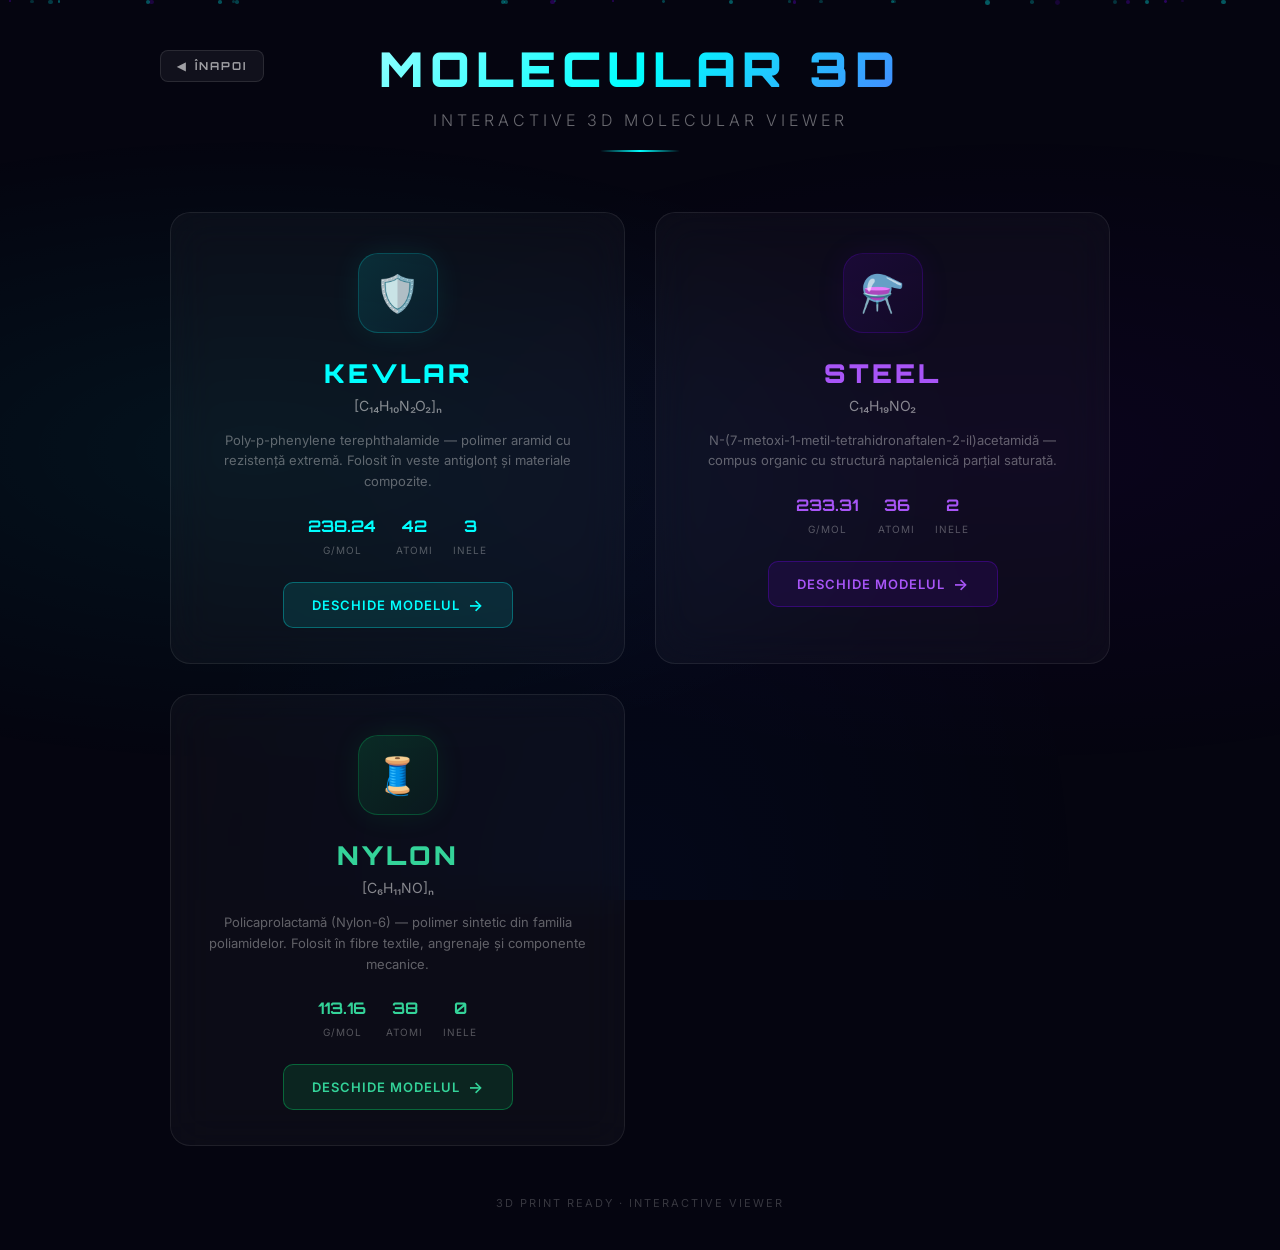
<file: models/molecule.html>
<!DOCTYPE html>
<html lang="ro">

<head>
    <meta charset="UTF-8">
    <meta name="viewport" content="width=device-width, initial-scale=1.0">
    <title>3D Molecular Viewer — Kevlar, Steel & Nylon</title>
    <style>
        @import url('https://fonts.googleapis.com/css2?family=Orbitron:wght@400;700;900&family=Inter:wght@300;400;600;700&display=swap');

        * {
            margin: 0;
            padding: 0;
            box-sizing: border-box
        }

        body {
            background: #050510;
            color: #fff;
            font-family: 'Inter', sans-serif;
            min-height: 100vh;
            overflow-x: hidden;
            display: flex;
            flex-direction: column;
            align-items: center;
            justify-content: center
        }

        /* Animated background */
        body::before {
            content: '';
            position: fixed;
            top: 0;
            left: 0;
            width: 100%;
            height: 100%;
            background:
                radial-gradient(ellipse at 20% 50%, rgba(0, 255, 255, 0.06) 0%, transparent 50%),
                radial-gradient(ellipse at 80% 50%, rgba(120, 0, 255, 0.05) 0%, transparent 50%),
                radial-gradient(ellipse at 50% 100%, rgba(0, 100, 255, 0.04) 0%, transparent 50%);
            z-index: 0;
            animation: bgPulse 8s ease-in-out infinite alternate
        }

        @keyframes bgPulse {
            0% {
                opacity: 0.6
            }

            100% {
                opacity: 1
            }
        }

        /* Floating particles */
        .particles {
            position: fixed;
            inset: 0;
            z-index: 0;
            overflow: hidden;
            pointer-events: none
        }

        .particle {
            position: absolute;
            width: 3px;
            height: 3px;
            background: rgba(0, 255, 255, 0.3);
            border-radius: 50%;
            animation: float linear infinite
        }

        @keyframes float {
            0% {
                transform: translateY(100vh) rotate(0deg);
                opacity: 0
            }

            10% {
                opacity: 1
            }

            90% {
                opacity: 1
            }

            100% {
                transform: translateY(-10vh) rotate(720deg);
                opacity: 0
            }
        }

        .container {
            position: relative;
            z-index: 1;
            text-align: center;
            padding: 40px 20px;
            max-width: 1000px;
            width: 100%
        }

        .header {
            margin-bottom: 60px;
            position: relative;
        }

        .back-btn {
            position: absolute;
            left: 0;
            top: 10px;
            display: inline-flex;
            align-items: center;
            gap: 8px;
            padding: 8px 16px;
            border-radius: 8px;
            font-family: 'Orbitron', sans-serif;
            font-size: 11px;
            font-weight: 700;
            letter-spacing: 2px;
            color: rgba(255, 255, 255, 0.6);
            background: rgba(255, 255, 255, 0.05);
            border: 1px solid rgba(255, 255, 255, 0.1);
            text-decoration: none;
            transition: all 0.3s ease;
        }

        .back-btn:hover {
            color: #fff;
            background: rgba(255, 255, 255, 0.1);
            border-color: rgba(255, 255, 255, 0.3);
            box-shadow: 0 0 15px rgba(255, 255, 255, 0.1);
        }

        @media (max-width: 900px) {
            .back-btn {
                position: relative;
                top: 0;
                margin-bottom: 20px;
                display: inline-flex;
            }
        }

        .header h1 {
            font-family: 'Orbitron', sans-serif;
            font-size: clamp(28px, 5vw, 48px);
            font-weight: 900;
            letter-spacing: 6px;
            background: linear-gradient(135deg, #fff 0%, #0ff 50%, #7b2fff 100%);
            -webkit-background-clip: text;
            background-clip: text;
            -webkit-text-fill-color: transparent;
            text-shadow: none;
            margin-bottom: 12px;
            line-height: 1.2
        }

        .header .subtitle {
            font-size: clamp(12px, 1.8vw, 16px);
            color: rgba(255, 255, 255, 0.4);
            font-weight: 300;
            letter-spacing: 4px;
            text-transform: uppercase
        }

        .header .divider {
            width: 80px;
            height: 2px;
            background: linear-gradient(90deg, transparent, #0ff, transparent);
            margin: 20px auto 0;
            border-radius: 1px
        }

        /* Cards grid */
        .cards {
            display: grid;
            grid-template-columns: repeat(auto-fit, minmax(340px, 1fr));
            gap: 30px;
            padding: 0 10px
        }

        .card {
            position: relative;
            background: rgba(255, 255, 255, 0.03);
            border: 1px solid rgba(255, 255, 255, 0.08);
            border-radius: 20px;
            padding: 40px 30px 35px;
            text-decoration: none;
            color: inherit;
            transition: all 0.4s cubic-bezier(0.25, 0.46, 0.45, 0.94);
            cursor: pointer;
            overflow: hidden;
            backdrop-filter: blur(20px)
        }

        .card::before {
            content: '';
            position: absolute;
            inset: 0;
            border-radius: 20px;
            padding: 1px;
            background: linear-gradient(135deg, rgba(0, 255, 255, 0), rgba(0, 255, 255, 0.15), rgba(0, 255, 255, 0));
            -webkit-mask: linear-gradient(#fff 0 0) content-box, linear-gradient(#fff 0 0);
            mask: linear-gradient(#fff 0 0) content-box, linear-gradient(#fff 0 0);
            -webkit-mask-composite: xor;
            mask-composite: exclude;
            opacity: 0;
            transition: opacity 0.4s ease
        }

        .card:hover::before {
            opacity: 1
        }

        .card::after {
            content: '';
            position: absolute;
            top: 0;
            left: -100%;
            width: 100%;
            height: 100%;
            background: linear-gradient(90deg, transparent, rgba(0, 255, 255, 0.04), transparent);
            transition: left 0.6s ease
        }

        .card:hover::after {
            left: 100%
        }

        .card:hover {
            transform: translateY(-8px);
            border-color: rgba(0, 255, 255, 0.2);
            box-shadow:
                0 20px 60px rgba(0, 0, 0, 0.4),
                0 0 40px rgba(0, 255, 255, 0.08)
        }

        .card.kevlar:hover {
            border-color: rgba(0, 255, 255, 0.3);
            box-shadow:
                0 20px 60px rgba(0, 0, 0, 0.4),
                0 0 40px rgba(0, 255, 255, 0.12)
        }

        .card.steel:hover {
            border-color: rgba(120, 0, 255, 0.3);
            box-shadow:
                0 20px 60px rgba(0, 0, 0, 0.4),
                0 0 40px rgba(120, 0, 255, 0.12)
        }

        .card.nylon:hover {
            border-color: rgba(0, 255, 120, 0.3);
            box-shadow:
                0 20px 60px rgba(0, 0, 0, 0.4),
                0 0 40px rgba(0, 255, 120, 0.12)
        }

        /* Card icon area */
        .card-icon {
            width: 80px;
            height: 80px;
            border-radius: 20px;
            display: flex;
            align-items: center;
            justify-content: center;
            margin: 0 auto 24px;
            font-size: 36px;
            position: relative
        }

        .kevlar .card-icon {
            background: linear-gradient(135deg, rgba(0, 255, 255, 0.12), rgba(0, 200, 255, 0.06));
            border: 1px solid rgba(0, 255, 255, 0.2);
            box-shadow: 0 0 30px rgba(0, 255, 255, 0.08)
        }

        .steel .card-icon {
            background: linear-gradient(135deg, rgba(120, 0, 255, 0.12), rgba(80, 0, 200, 0.06));
            border: 1px solid rgba(120, 0, 255, 0.2);
            box-shadow: 0 0 30px rgba(120, 0, 255, 0.08)
        }

        .nylon .card-icon {
            background: linear-gradient(135deg, rgba(0, 255, 120, 0.12), rgba(0, 200, 80, 0.06));
            border: 1px solid rgba(0, 255, 120, 0.2);
            box-shadow: 0 0 30px rgba(0, 255, 120, 0.08)
        }

        .card-title {
            font-family: 'Orbitron', sans-serif;
            font-size: clamp(20px, 2.5vw, 26px);
            font-weight: 900;
            letter-spacing: 3px;
            margin-bottom: 8px
        }

        .kevlar .card-title {
            color: #0ff
        }

        .steel .card-title {
            color: #a855f7
        }

        .nylon .card-title {
            color: #34d399
        }

        .card-formula {
            font-family: 'Inter', sans-serif;
            font-size: 14px;
            color: rgba(255, 255, 255, 0.5);
            margin-bottom: 16px;
            font-weight: 400
        }

        .card-desc {
            font-size: 13px;
            color: rgba(255, 255, 255, 0.35);
            line-height: 1.6;
            margin-bottom: 24px
        }

        .card-meta {
            display: flex;
            justify-content: center;
            gap: 20px;
            margin-bottom: 24px
        }

        .meta-item {
            text-align: center
        }

        .meta-item .meta-val {
            font-family: 'Orbitron', sans-serif;
            font-size: 16px;
            font-weight: 700;
            display: block;
            margin-bottom: 2px
        }

        .kevlar .meta-val {
            color: #0ff
        }

        .steel .meta-val {
            color: #a855f7
        }

        .nylon .meta-val {
            color: #34d399
        }

        .meta-item .meta-label {
            font-size: 10px;
            color: rgba(255, 255, 255, 0.3);
            text-transform: uppercase;
            letter-spacing: 1px
        }

        .card-btn {
            display: inline-flex;
            align-items: center;
            gap: 8px;
            padding: 12px 28px;
            border-radius: 10px;
            font-family: 'Inter', sans-serif;
            font-weight: 600;
            font-size: 13px;
            letter-spacing: 1px;
            transition: all 0.3s ease;
            border: none;
            cursor: pointer
        }

        .kevlar .card-btn {
            background: rgba(0, 255, 255, 0.1);
            border: 1px solid rgba(0, 255, 255, 0.3);
            color: #0ff
        }

        .kevlar:hover .card-btn {
            background: rgba(0, 255, 255, 0.2);
            box-shadow: 0 0 20px rgba(0, 255, 255, 0.2)
        }

        .steel .card-btn {
            background: rgba(120, 0, 255, 0.1);
            border: 1px solid rgba(120, 0, 255, 0.3);
            color: #a855f7
        }

        .steel:hover .card-btn {
            background: rgba(120, 0, 255, 0.2);
            box-shadow: 0 0 20px rgba(120, 0, 255, 0.2)
        }

        .nylon .card-btn {
            background: rgba(0, 255, 120, 0.1);
            border: 1px solid rgba(0, 255, 120, 0.3);
            color: #34d399
        }

        .nylon:hover .card-btn {
            background: rgba(0, 255, 120, 0.2);
            box-shadow: 0 0 20px rgba(0, 255, 120, 0.2)
        }

        .card-btn .arrow {
            transition: transform 0.3s ease;
            font-size: 16px
        }

        .card:hover .card-btn .arrow {
            transform: translateX(4px)
        }

        /* Footer */
        .footer {
            margin-top: 50px;
            font-size: 11px;
            color: rgba(255, 255, 255, 0.2);
            letter-spacing: 2px
        }

        /* Responsive */
        @media (max-width: 700px) {
            .cards {
                grid-template-columns: 1fr;
                gap: 20px
            }

            .card {
                padding: 30px 24px 28px
            }

            .header {
                margin-bottom: 40px
            }
        }
    </style>
</head>

<body>
    <!-- Floating particles -->
    <div class="particles" id="particles"></div>

    <div class="container">
        <div class="header">
            <a href="../index.html" class="back-btn"><span class="arrow">◀</span> ÎNAPOI</a>
            <h1>MOLECULAR 3D</h1>
            <div class="subtitle">Interactive 3D Molecular Viewer</div>
            <div class="divider"></div>
        </div>

        <div class="cards">
            <!-- Kevlar Card -->
            <a href="index_kevlar.html" class="card kevlar">
                <div class="card-icon">🛡️</div>
                <div class="card-title">KEVLAR</div>
                <div class="card-formula">[C₁₄H₁₀N₂O₂]ₙ</div>
                <div class="card-desc">Poly-p-phenylene terephthalamide — polimer aramid cu rezistență extremă. Folosit
                    în veste antiglonț și materiale compozite.</div>
                <div class="card-meta">
                    <div class="meta-item">
                        <span class="meta-val">238.24</span>
                        <span class="meta-label">g/mol</span>
                    </div>
                    <div class="meta-item">
                        <span class="meta-val">42</span>
                        <span class="meta-label">atomi</span>
                    </div>
                    <div class="meta-item">
                        <span class="meta-val">3</span>
                        <span class="meta-label">inele</span>
                    </div>
                </div>
                <div class="card-btn">DESCHIDE MODELUL <span class="arrow">→</span></div>
            </a>

            <!-- Steel Card -->
            <a href="index_steel.html" class="card steel">
                <div class="card-icon">⚗️</div>
                <div class="card-title">STEEL</div>
                <div class="card-formula">C₁₄H₁₉NO₂</div>
                <div class="card-desc">N-(7-metoxi-1-metil-tetrahidronaftalen-2-il)acetamidă — compus organic cu
                    structură naptalenică parțial saturată.</div>
                <div class="card-meta">
                    <div class="meta-item">
                        <span class="meta-val">233.31</span>
                        <span class="meta-label">g/mol</span>
                    </div>
                    <div class="meta-item">
                        <span class="meta-val">36</span>
                        <span class="meta-label">atomi</span>
                    </div>
                    <div class="meta-item">
                        <span class="meta-val">2</span>
                        <span class="meta-label">inele</span>
                    </div>
                </div>
                <div class="card-btn">DESCHIDE MODELUL <span class="arrow">→</span></div>
            </a>

            <!-- Nylon Card -->
            <a href="index_nylon.html" class="card nylon">
                <div class="card-icon">🧵</div>
                <div class="card-title">NYLON</div>
                <div class="card-formula">[C₆H₁₁NO]ₙ</div>
                <div class="card-desc">Policaprolactamă (Nylon-6) — polimer sintetic din familia poliamidelor. Folosit
                    în fibre textile, angrenaje și componente mecanice.</div>
                <div class="card-meta">
                    <div class="meta-item">
                        <span class="meta-val">113.16</span>
                        <span class="meta-label">g/mol</span>
                    </div>
                    <div class="meta-item">
                        <span class="meta-val">38</span>
                        <span class="meta-label">atomi</span>
                    </div>
                    <div class="meta-item">
                        <span class="meta-val">0</span>
                        <span class="meta-label">inele</span>
                    </div>
                </div>
                <div class="card-btn">DESCHIDE MODELUL <span class="arrow">→</span></div>
            </a>
        </div>

        <div class="footer">3D PRINT READY · INTERACTIVE VIEWER</div>
    </div>

    <script>
        // Generate floating particles
        const particlesContainer = document.getElementById('particles');
        for (let i = 0; i < 30; i++) {
            const p = document.createElement('div');
            p.className = 'particle';
            p.style.left = Math.random() * 100 + '%';
            p.style.animationDuration = (8 + Math.random() * 12) + 's';
            p.style.animationDelay = Math.random() * 10 + 's';
            p.style.width = p.style.height = (2 + Math.random() * 3) + 'px';
            p.style.background = Math.random() > 0.5
                ? `rgba(0, 255, 255, ${0.15 + Math.random() * 0.2})`
                : `rgba(120, 0, 255, ${0.15 + Math.random() * 0.2})`;
            particlesContainer.appendChild(p);
        }
    </script>
</body>

</html>
</file>
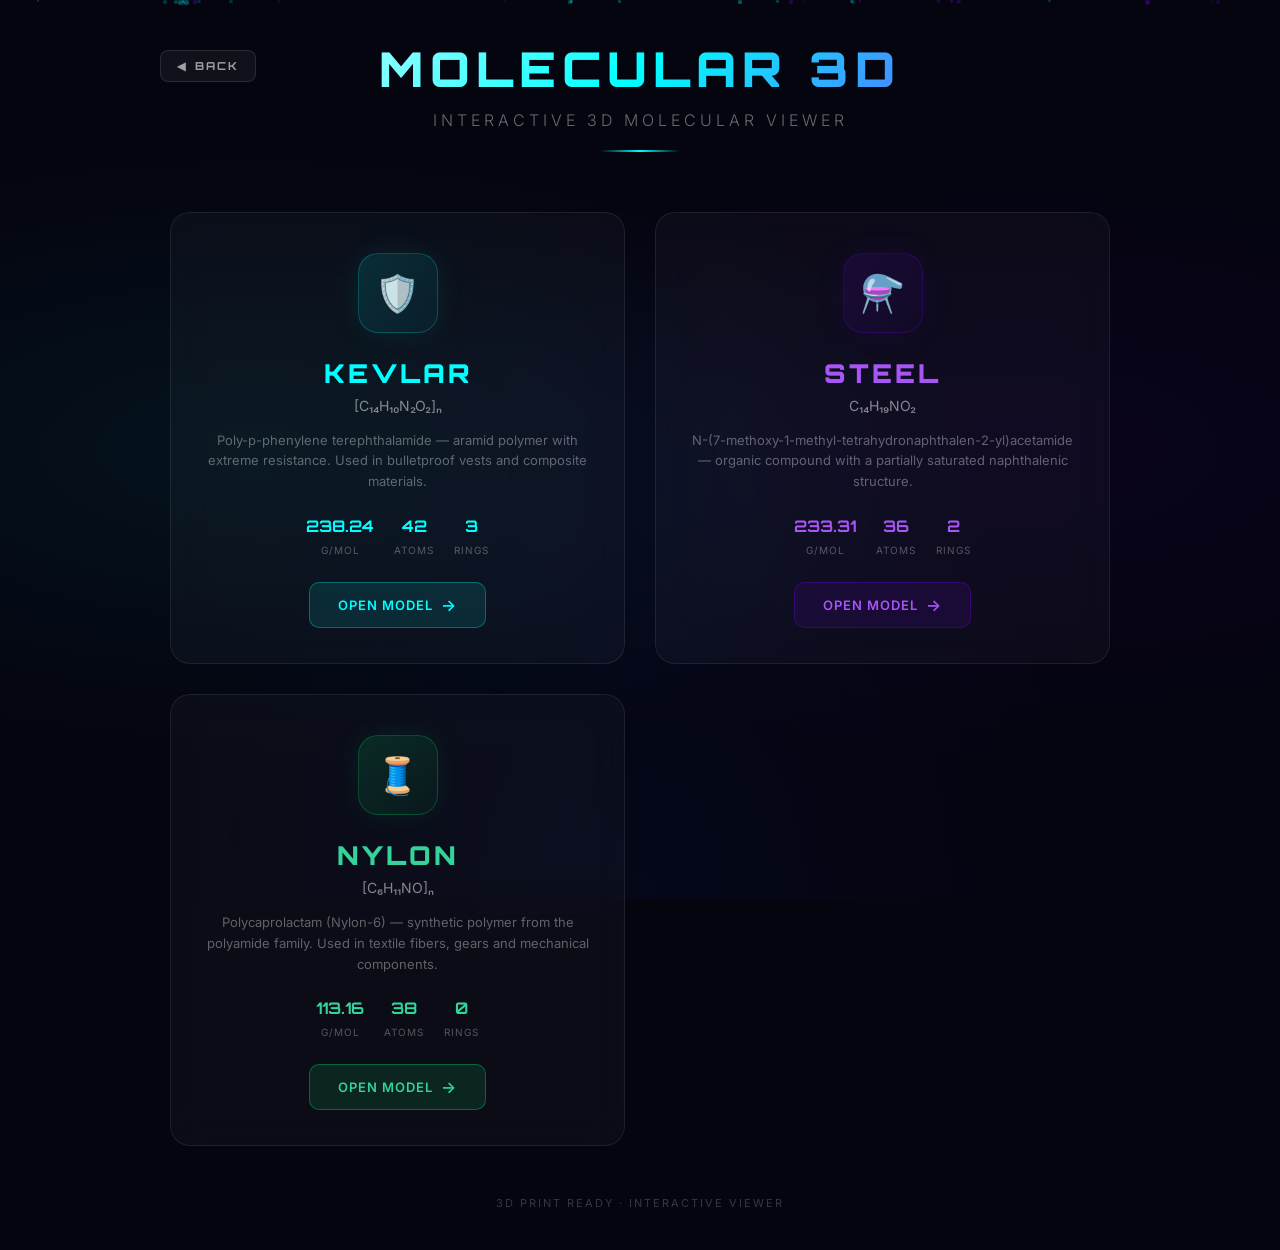
<file: site_eng/models/molecule.html>
<!DOCTYPE html>
<html lang="ro">

<head>
    <meta charset="UTF-8">
    <meta name="viewport" content="width=device-width, initial-scale=1.0">
    <title>3D Molecular Viewer — Kevlar, Steel & Nylon</title>
    <style>
        @import url('https://fonts.googleapis.com/css2?family=Orbitron:wght@400;700;900&family=Inter:wght@300;400;600;700&display=swap');

        * {
            margin: 0;
            padding: 0;
            box-sizing: border-box
        }

        body {
            background: #050510;
            color: #fff;
            font-family: 'Inter', sans-serif;
            min-height: 100vh;
            overflow-x: hidden;
            display: flex;
            flex-direction: column;
            align-items: center;
            justify-content: center
        }

        /* Animated background */
        body::before {
            content: '';
            position: fixed;
            top: 0;
            left: 0;
            width: 100%;
            height: 100%;
            background:
                radial-gradient(ellipse at 20% 50%, rgba(0, 255, 255, 0.06) 0%, transparent 50%),
                radial-gradient(ellipse at 80% 50%, rgba(120, 0, 255, 0.05) 0%, transparent 50%),
                radial-gradient(ellipse at 50% 100%, rgba(0, 100, 255, 0.04) 0%, transparent 50%);
            z-index: 0;
            animation: bgPulse 8s ease-in-out infinite alternate
        }

        @keyframes bgPulse {
            0% {
                opacity: 0.6
            }

            100% {
                opacity: 1
            }
        }

        /* Floating particles */
        .particles {
            position: fixed;
            inset: 0;
            z-index: 0;
            overflow: hidden;
            pointer-events: none
        }

        .particle {
            position: absolute;
            width: 3px;
            height: 3px;
            background: rgba(0, 255, 255, 0.3);
            border-radius: 50%;
            animation: float linear infinite
        }

        @keyframes float {
            0% {
                transform: translateY(100vh) rotate(0deg);
                opacity: 0
            }

            10% {
                opacity: 1
            }

            90% {
                opacity: 1
            }

            100% {
                transform: translateY(-10vh) rotate(720deg);
                opacity: 0
            }
        }

        .container {
            position: relative;
            z-index: 1;
            text-align: center;
            padding: 40px 20px;
            max-width: 1000px;
            width: 100%
        }

        .header {
            margin-bottom: 60px;
            position: relative;
        }

        .back-btn {
            position: absolute;
            left: 0;
            top: 10px;
            display: inline-flex;
            align-items: center;
            gap: 8px;
            padding: 8px 16px;
            border-radius: 8px;
            font-family: 'Orbitron', sans-serif;
            font-size: 11px;
            font-weight: 700;
            letter-spacing: 2px;
            color: rgba(255, 255, 255, 0.6);
            background: rgba(255, 255, 255, 0.05);
            border: 1px solid rgba(255, 255, 255, 0.1);
            text-decoration: none;
            transition: all 0.3s ease;
        }

        .back-btn:hover {
            color: #fff;
            background: rgba(255, 255, 255, 0.1);
            border-color: rgba(255, 255, 255, 0.3);
            box-shadow: 0 0 15px rgba(255, 255, 255, 0.1);
        }

        @media (max-width: 900px) {
            .back-btn {
                position: relative;
                top: 0;
                margin-bottom: 20px;
                display: inline-flex;
            }
        }

        .header h1 {
            font-family: 'Orbitron', sans-serif;
            font-size: clamp(28px, 5vw, 48px);
            font-weight: 900;
            letter-spacing: 6px;
            background: linear-gradient(135deg, #fff 0%, #0ff 50%, #7b2fff 100%);
            -webkit-background-clip: text;
            background-clip: text;
            -webkit-text-fill-color: transparent;
            text-shadow: none;
            margin-bottom: 12px;
            line-height: 1.2
        }

        .header .subtitle {
            font-size: clamp(12px, 1.8vw, 16px);
            color: rgba(255, 255, 255, 0.4);
            font-weight: 300;
            letter-spacing: 4px;
            text-transform: uppercase
        }

        .header .divider {
            width: 80px;
            height: 2px;
            background: linear-gradient(90deg, transparent, #0ff, transparent);
            margin: 20px auto 0;
            border-radius: 1px
        }

        /* Cards grid */
        .cards {
            display: grid;
            grid-template-columns: repeat(auto-fit, minmax(340px, 1fr));
            gap: 30px;
            padding: 0 10px
        }

        .card {
            position: relative;
            background: rgba(255, 255, 255, 0.03);
            border: 1px solid rgba(255, 255, 255, 0.08);
            border-radius: 20px;
            padding: 40px 30px 35px;
            text-decoration: none;
            color: inherit;
            transition: all 0.4s cubic-bezier(0.25, 0.46, 0.45, 0.94);
            cursor: pointer;
            overflow: hidden;
            backdrop-filter: blur(20px)
        }

        .card::before {
            content: '';
            position: absolute;
            inset: 0;
            border-radius: 20px;
            padding: 1px;
            background: linear-gradient(135deg, rgba(0, 255, 255, 0), rgba(0, 255, 255, 0.15), rgba(0, 255, 255, 0));
            -webkit-mask: linear-gradient(#fff 0 0) content-box, linear-gradient(#fff 0 0);
            mask: linear-gradient(#fff 0 0) content-box, linear-gradient(#fff 0 0);
            -webkit-mask-composite: xor;
            mask-composite: exclude;
            opacity: 0;
            transition: opacity 0.4s ease
        }

        .card:hover::before {
            opacity: 1
        }

        .card::after {
            content: '';
            position: absolute;
            top: 0;
            left: -100%;
            width: 100%;
            height: 100%;
            background: linear-gradient(90deg, transparent, rgba(0, 255, 255, 0.04), transparent);
            transition: left 0.6s ease
        }

        .card:hover::after {
            left: 100%
        }

        .card:hover {
            transform: translateY(-8px);
            border-color: rgba(0, 255, 255, 0.2);
            box-shadow:
                0 20px 60px rgba(0, 0, 0, 0.4),
                0 0 40px rgba(0, 255, 255, 0.08)
        }

        .card.kevlar:hover {
            border-color: rgba(0, 255, 255, 0.3);
            box-shadow:
                0 20px 60px rgba(0, 0, 0, 0.4),
                0 0 40px rgba(0, 255, 255, 0.12)
        }

        .card.steel:hover {
            border-color: rgba(120, 0, 255, 0.3);
            box-shadow:
                0 20px 60px rgba(0, 0, 0, 0.4),
                0 0 40px rgba(120, 0, 255, 0.12)
        }

        .card.nylon:hover {
            border-color: rgba(0, 255, 120, 0.3);
            box-shadow:
                0 20px 60px rgba(0, 0, 0, 0.4),
                0 0 40px rgba(0, 255, 120, 0.12)
        }

        /* Card icon area */
        .card-icon {
            width: 80px;
            height: 80px;
            border-radius: 20px;
            display: flex;
            align-items: center;
            justify-content: center;
            margin: 0 auto 24px;
            font-size: 36px;
            position: relative
        }

        .kevlar .card-icon {
            background: linear-gradient(135deg, rgba(0, 255, 255, 0.12), rgba(0, 200, 255, 0.06));
            border: 1px solid rgba(0, 255, 255, 0.2);
            box-shadow: 0 0 30px rgba(0, 255, 255, 0.08)
        }

        .steel .card-icon {
            background: linear-gradient(135deg, rgba(120, 0, 255, 0.12), rgba(80, 0, 200, 0.06));
            border: 1px solid rgba(120, 0, 255, 0.2);
            box-shadow: 0 0 30px rgba(120, 0, 255, 0.08)
        }

        .nylon .card-icon {
            background: linear-gradient(135deg, rgba(0, 255, 120, 0.12), rgba(0, 200, 80, 0.06));
            border: 1px solid rgba(0, 255, 120, 0.2);
            box-shadow: 0 0 30px rgba(0, 255, 120, 0.08)
        }

        .card-title {
            font-family: 'Orbitron', sans-serif;
            font-size: clamp(20px, 2.5vw, 26px);
            font-weight: 900;
            letter-spacing: 3px;
            margin-bottom: 8px
        }

        .kevlar .card-title {
            color: #0ff
        }

        .steel .card-title {
            color: #a855f7
        }

        .nylon .card-title {
            color: #34d399
        }

        .card-formula {
            font-family: 'Inter', sans-serif;
            font-size: 14px;
            color: rgba(255, 255, 255, 0.5);
            margin-bottom: 16px;
            font-weight: 400
        }

        .card-desc {
            font-size: 13px;
            color: rgba(255, 255, 255, 0.35);
            line-height: 1.6;
            margin-bottom: 24px
        }

        .card-meta {
            display: flex;
            justify-content: center;
            gap: 20px;
            margin-bottom: 24px
        }

        .meta-item {
            text-align: center
        }

        .meta-item .meta-val {
            font-family: 'Orbitron', sans-serif;
            font-size: 16px;
            font-weight: 700;
            display: block;
            margin-bottom: 2px
        }

        .kevlar .meta-val {
            color: #0ff
        }

        .steel .meta-val {
            color: #a855f7
        }

        .nylon .meta-val {
            color: #34d399
        }

        .meta-item .meta-label {
            font-size: 10px;
            color: rgba(255, 255, 255, 0.3);
            text-transform: uppercase;
            letter-spacing: 1px
        }

        .card-btn {
            display: inline-flex;
            align-items: center;
            gap: 8px;
            padding: 12px 28px;
            border-radius: 10px;
            font-family: 'Inter', sans-serif;
            font-weight: 600;
            font-size: 13px;
            letter-spacing: 1px;
            transition: all 0.3s ease;
            border: none;
            cursor: pointer
        }

        .kevlar .card-btn {
            background: rgba(0, 255, 255, 0.1);
            border: 1px solid rgba(0, 255, 255, 0.3);
            color: #0ff
        }

        .kevlar:hover .card-btn {
            background: rgba(0, 255, 255, 0.2);
            box-shadow: 0 0 20px rgba(0, 255, 255, 0.2)
        }

        .steel .card-btn {
            background: rgba(120, 0, 255, 0.1);
            border: 1px solid rgba(120, 0, 255, 0.3);
            color: #a855f7
        }

        .steel:hover .card-btn {
            background: rgba(120, 0, 255, 0.2);
            box-shadow: 0 0 20px rgba(120, 0, 255, 0.2)
        }

        .nylon .card-btn {
            background: rgba(0, 255, 120, 0.1);
            border: 1px solid rgba(0, 255, 120, 0.3);
            color: #34d399
        }

        .nylon:hover .card-btn {
            background: rgba(0, 255, 120, 0.2);
            box-shadow: 0 0 20px rgba(0, 255, 120, 0.2)
        }

        .card-btn .arrow {
            transition: transform 0.3s ease;
            font-size: 16px
        }

        .card:hover .card-btn .arrow {
            transform: translateX(4px)
        }

        /* Footer */
        .footer {
            margin-top: 50px;
            font-size: 11px;
            color: rgba(255, 255, 255, 0.2);
            letter-spacing: 2px
        }

        /* Responsive */
        @media (max-width: 700px) {
            .cards {
                grid-template-columns: 1fr;
                gap: 20px
            }

            .card {
                padding: 30px 24px 28px
            }

            .header {
                margin-bottom: 40px
            }
        }
    </style>
</head>

<body>
    <!-- Floating particles -->
    <div class="particles" id="particles"></div>

    <div class="container">
        <div class="header">
            <a href="../index.html" class="back-btn"><span class="arrow">◀</span> BACK</a>
            <h1>MOLECULAR 3D</h1>
            <div class="subtitle">Interactive 3D Molecular Viewer</div>
            <div class="divider"></div>
        </div>

        <div class="cards">
            <!-- Kevlar Card -->
            <a href="index_kevlar.html" class="card kevlar">
                <div class="card-icon">🛡️</div>
                <div class="card-title">KEVLAR</div>
                <div class="card-formula">[C₁₄H₁₀N₂O₂]ₙ</div>
                <div class="card-desc">Poly-p-phenylene terephthalamide — aramid polymer with extreme resistance. Used
                    in bulletproof vests and composite materials.</div>
                <div class="card-meta">
                    <div class="meta-item">
                        <span class="meta-val">238.24</span>
                        <span class="meta-label">g/mol</span>
                    </div>
                    <div class="meta-item">
                        <span class="meta-val">42</span>
                        <span class="meta-label">atoms</span>
                    </div>
                    <div class="meta-item">
                        <span class="meta-val">3</span>
                        <span class="meta-label">rings</span>
                    </div>
                </div>
                <div class="card-btn">OPEN MODEL <span class="arrow">→</span></div>
            </a>

            <!-- Steel Card -->
            <a href="index_steel.html" class="card steel">
                <div class="card-icon">⚗️</div>
                <div class="card-title">STEEL</div>
                <div class="card-formula">C₁₄H₁₉NO₂</div>
                <div class="card-desc">N-(7-methoxy-1-methyl-tetrahydronaphthalen-2-yl)acetamide — organic compound with
                    a partially saturated naphthalenic structure.</div>
                <div class="card-meta">
                    <div class="meta-item">
                        <span class="meta-val">233.31</span>
                        <span class="meta-label">g/mol</span>
                    </div>
                    <div class="meta-item">
                        <span class="meta-val">36</span>
                        <span class="meta-label">atoms</span>
                    </div>
                    <div class="meta-item">
                        <span class="meta-val">2</span>
                        <span class="meta-label">rings</span>
                    </div>
                </div>
                <div class="card-btn">OPEN MODEL <span class="arrow">→</span></div>
            </a>

            <!-- Nylon Card -->
            <a href="index_nylon.html" class="card nylon">
                <div class="card-icon">🧵</div>
                <div class="card-title">NYLON</div>
                <div class="card-formula">[C₆H₁₁NO]ₙ</div>
                <div class="card-desc">Polycaprolactam (Nylon-6) — synthetic polymer from the polyamide family. Used
                    in textile fibers, gears and mechanical components.</div>
                <div class="card-meta">
                    <div class="meta-item">
                        <span class="meta-val">113.16</span>
                        <span class="meta-label">g/mol</span>
                    </div>
                    <div class="meta-item">
                        <span class="meta-val">38</span>
                        <span class="meta-label">atoms</span>
                    </div>
                    <div class="meta-item">
                        <span class="meta-val">0</span>
                        <span class="meta-label">rings</span>
                    </div>
                </div>
                <div class="card-btn">OPEN MODEL <span class="arrow">→</span></div>
            </a>
        </div>

        <div class="footer">3D PRINT READY · INTERACTIVE VIEWER</div>
    </div>

    <script>
        // Generate floating particles
        const particlesContainer = document.getElementById('particles');
        for (let i = 0; i < 30; i++) {
            const p = document.createElement('div');
            p.className = 'particle';
            p.style.left = Math.random() * 100 + '%';
            p.style.animationDuration = (8 + Math.random() * 12) + 's';
            p.style.animationDelay = Math.random() * 10 + 's';
            p.style.width = p.style.height = (2 + Math.random() * 3) + 'px';
            p.style.background = Math.random() > 0.5
                ? `rgba(0, 255, 255, ${0.15 + Math.random() * 0.2})`
                : `rgba(120, 0, 255, ${0.15 + Math.random() * 0.2})`;
            particlesContainer.appendChild(p);
        }
    </script>
</body>

</html>
</file>
